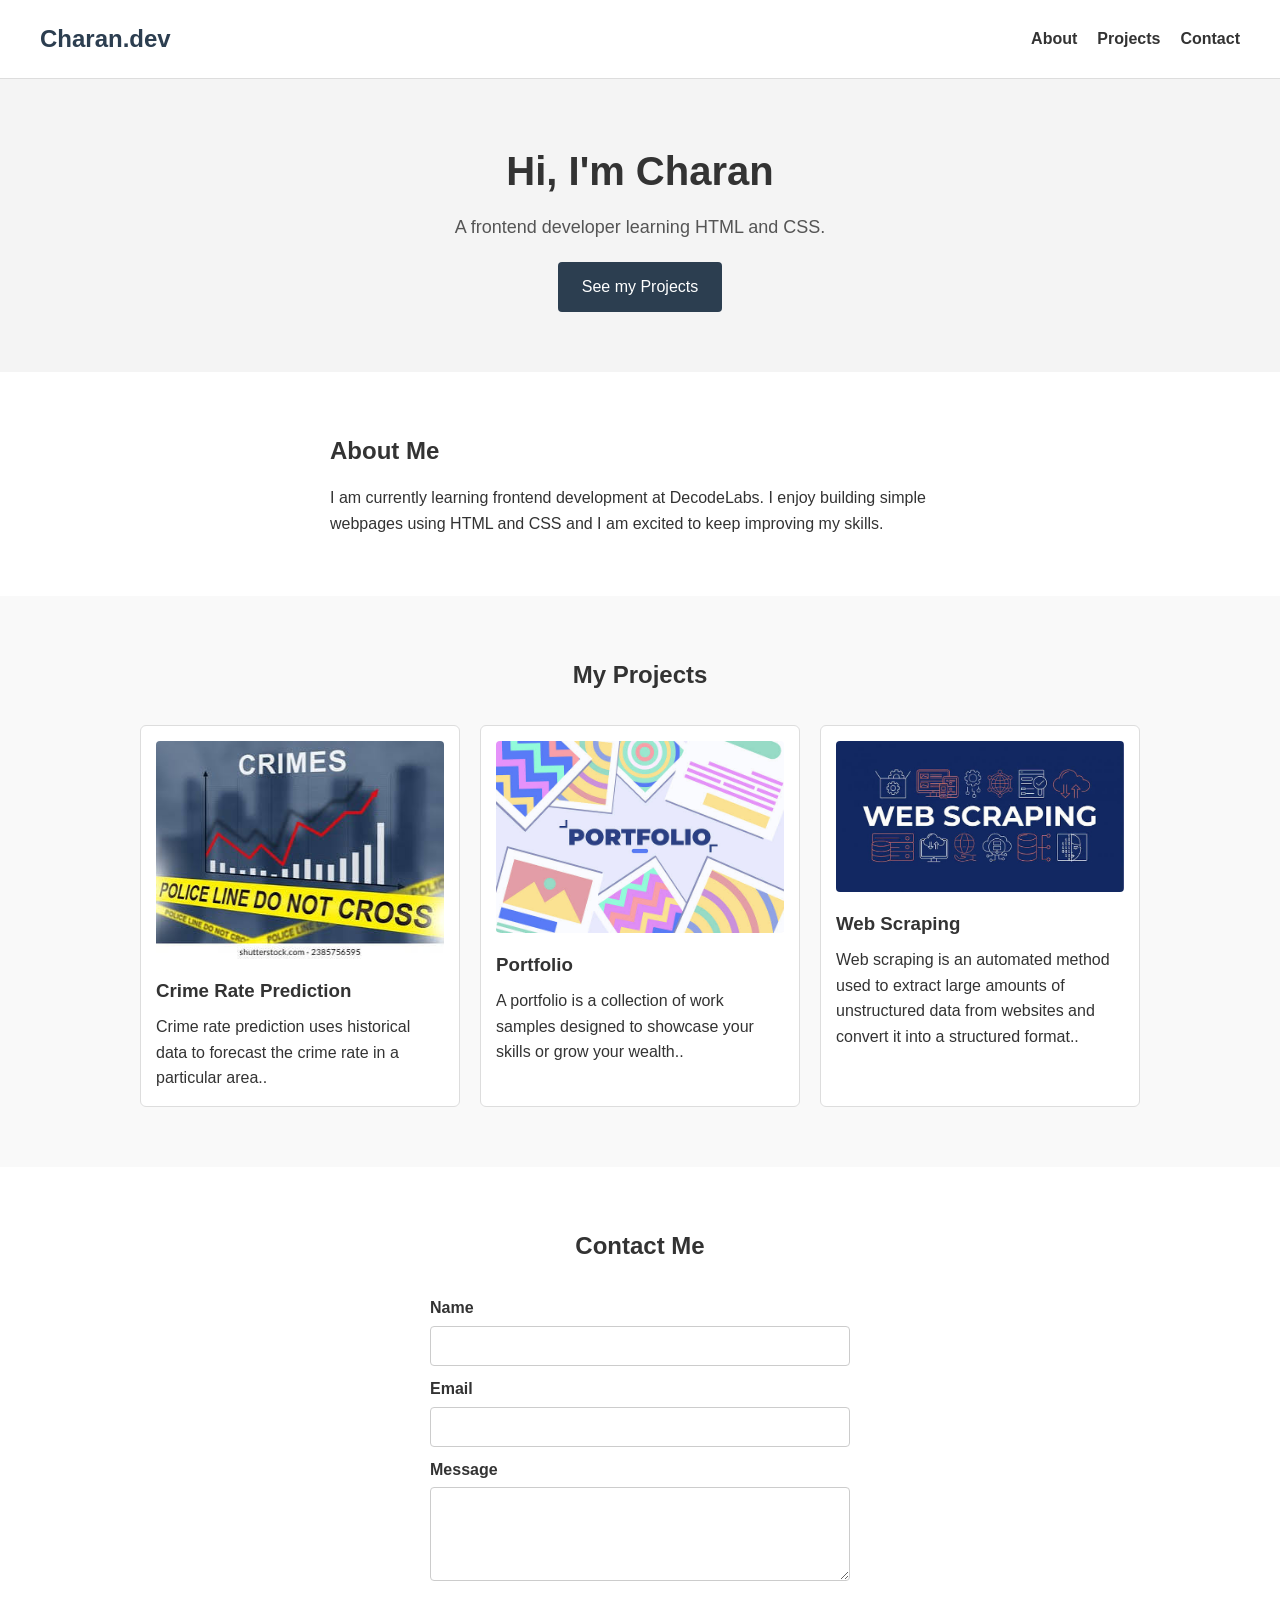
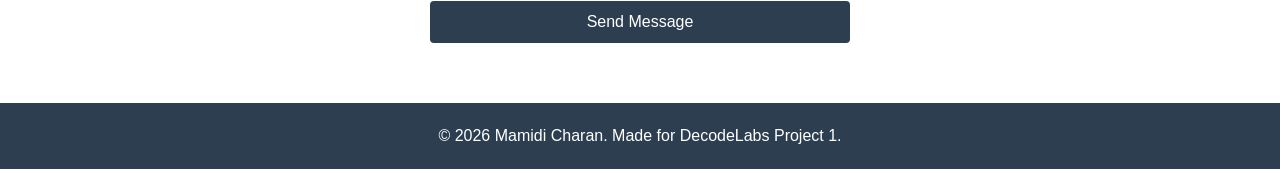
<file: index.html>
<!DOCTYPE html>
<html lang="en">
<head>
  <meta charset="UTF-8">
  <meta name="viewport" content="width=device-width, initial-scale=1.0">
  <title>Mamidi Charan - Frontend Developer</title>
  <link rel="stylesheet" href="css/styles.css">
</head>
<body>

  <!-- HEADER -->
  <header>
    <h2 class="logo">Charan.dev</h2>
    <nav>
      <ul class="nav-list">
        <li><a href="#about">About</a></li>
        <li><a href="#projects">Projects</a></li>
        <li><a href="#contact">Contact</a></li>
      </ul>
    </nav>
  </header>

  <main>

    <!-- HERO SECTION -->
    <section class="hero">
      <h1>Hi, I'm Charan</h1>
      <p>A frontend developer learning HTML and CSS.</p>
      <a href="#projects" class="btn">See my Projects</a>
    </section>

    <!-- ABOUT SECTION -->
    <section id="about" class="about">
      <h2>About Me</h2>
      <p>
        I am currently learning frontend development at DecodeLabs.
        I enjoy building simple webpages using HTML and CSS and I am
        excited to keep improving my skills.
      </p>
    </section>

    <!-- PROJECTS SECTION (using Grid) -->
    <section id="projects" class="projects">
      <h2>My Projects</h2>
      <div class="project-grid">

        <div class="project-card">
          <img src="assets/images/crime-rate-prediction.jpeg" alt="Image of the Crime Rate Prediction Project" width="300" height="180">
          <h3>Crime Rate Prediction</h3>
          <p>Crime rate prediction uses historical data to forecast the crime rate in a particular area..</p>
        </div>

        <div class="project-card">
          <img src="assets/images/portfolio.jpeg" alt="Image of the Portfolio Project" width="300" height="180">
          <h3>Portfolio</h3>
          <p>A portfolio is a collection of work samples designed to showcase your skills or grow your wealth..</p>
        </div>

        <div class="project-card">
          <img src="assets/images/web-scarping.jpeg" alt="Image of the Web Scraping Project" width="300" height="180">
          <h3>Web Scraping</h3>
          <p>Web scraping is an automated method used to extract large amounts of unstructured data from websites and convert it into a structured format..</p>
        </div>

      </div>
    </section>

    <!-- CONTACT SECTION -->
    <section id="contact" class="contact">
      <h2>Contact Me</h2>
      <form>
        <label for="name">Name</label>
        <input type="text" id="name" name="name" required>

        <label for="email">Email</label>
        <input type="email" id="email" name="email" required>

        <label for="message">Message</label>
        <textarea id="message" name="message" rows="4" required></textarea>

        <button type="submit" class="btn">Send Message</button>
      </form>
    </section>

  </main>

  <!-- FOOTER -->
  <footer>
    <p>&copy; 2026 Mamidi Charan. Made for DecodeLabs Project 1.</p>
  </footer>

</body>
</html>
</file>
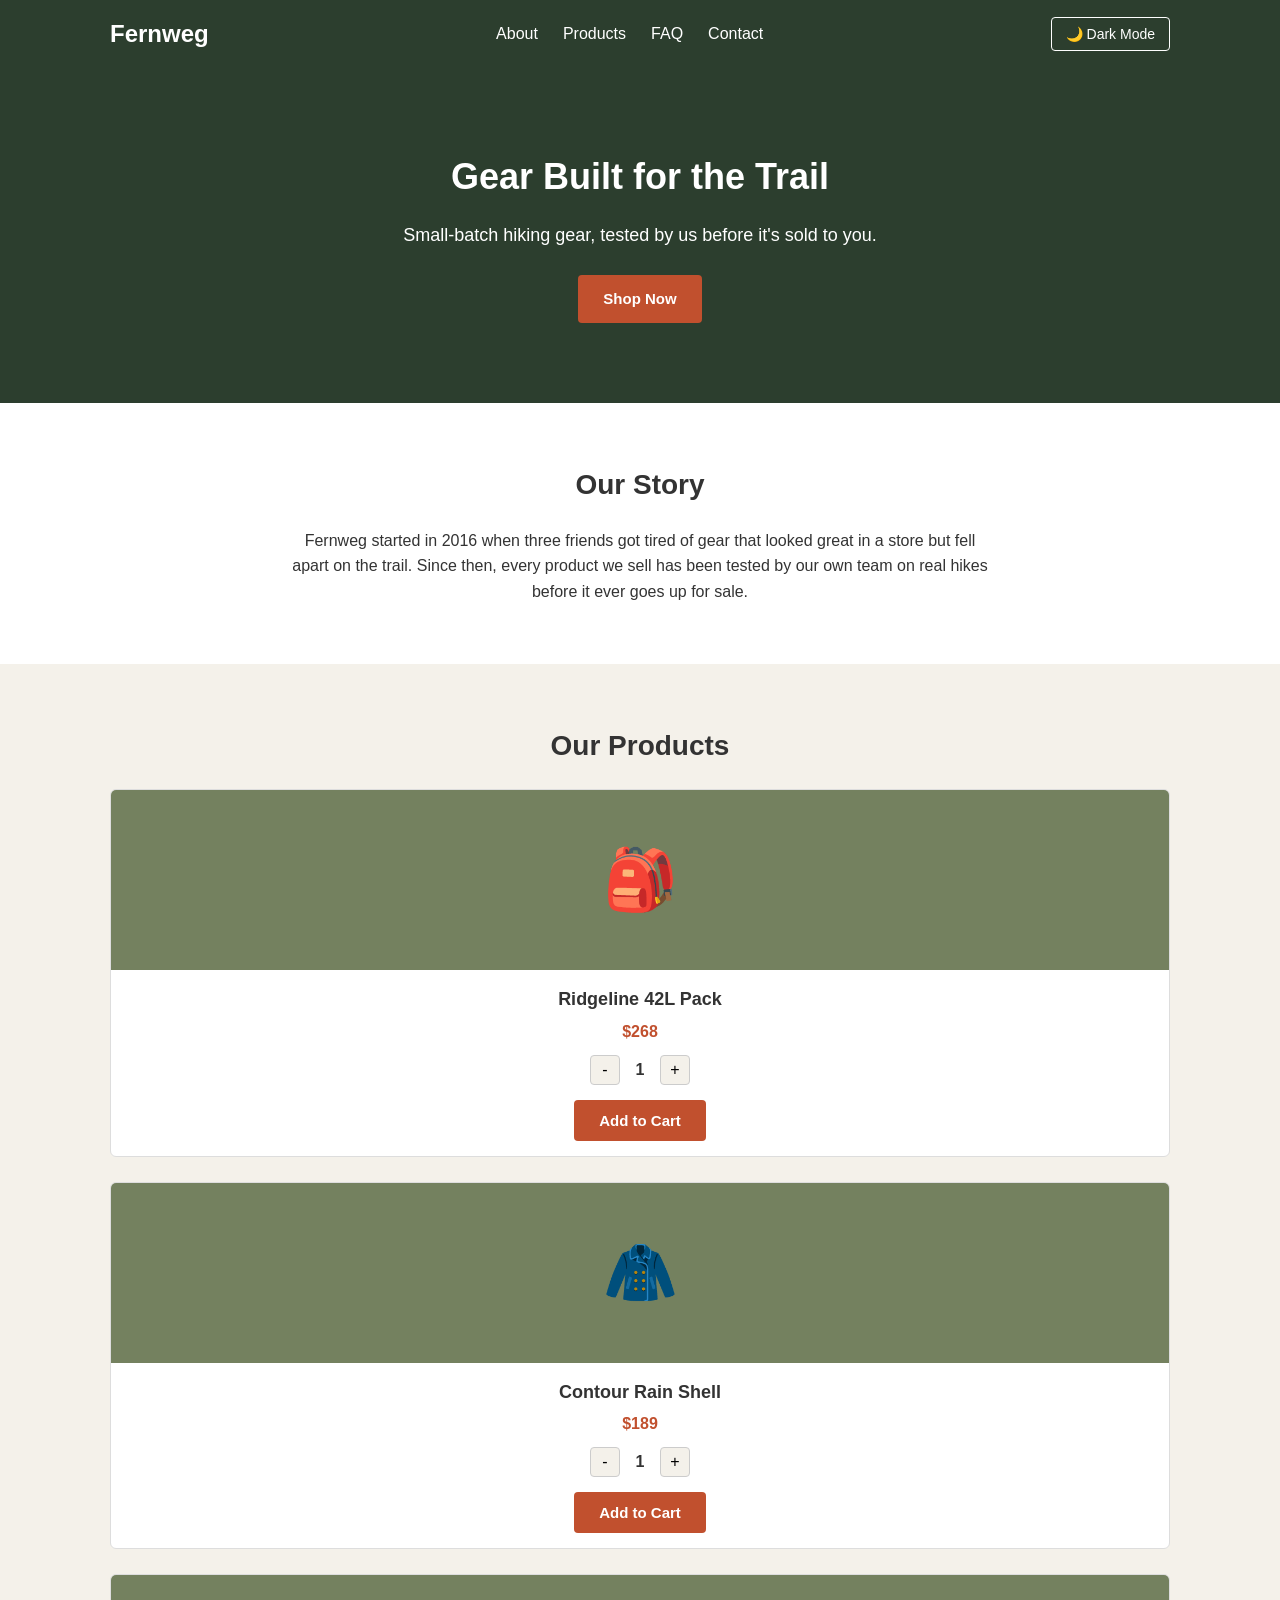
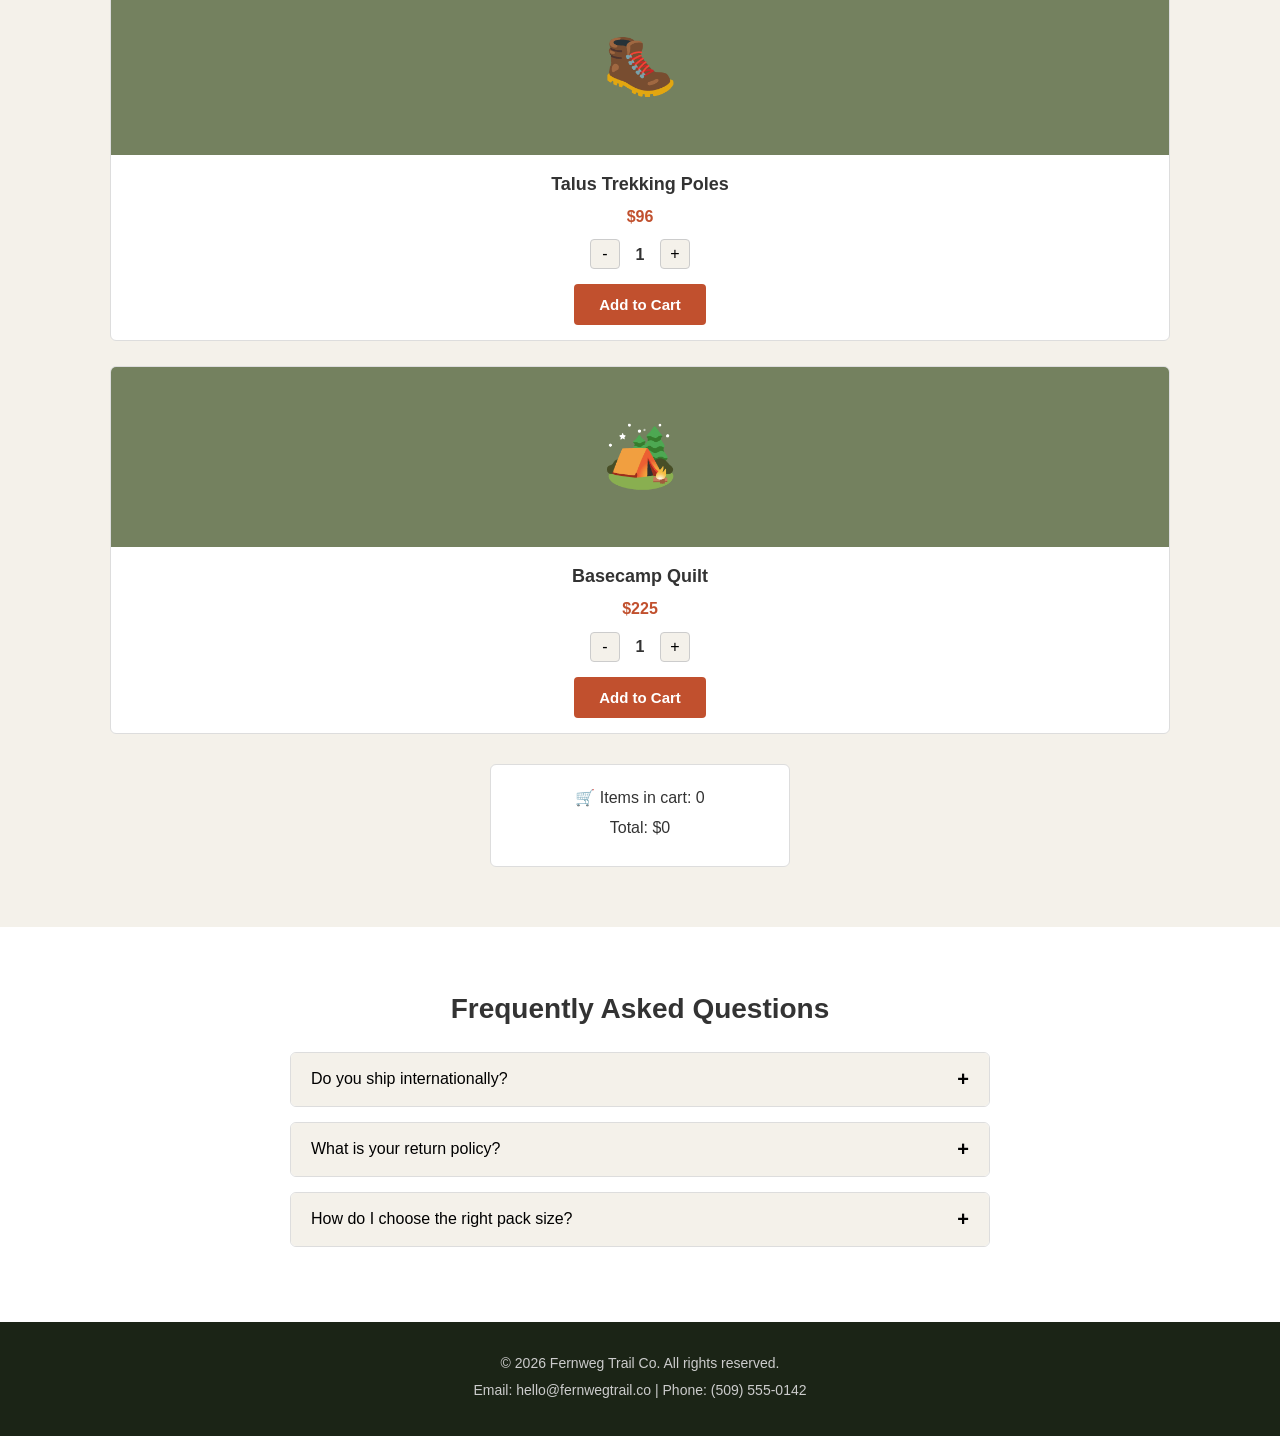
<file: Project-3/index.html>
<!DOCTYPE html>
<html lang="en">
<head>
<meta charset="UTF-8">
<meta name="viewport" content="width=device-width, initial-scale=1.0">
<title>Fernweg Trail Co.</title>
<link rel="stylesheet" href="style.css">
</head>
<body>

  <!-- ===== NAVBAR ===== -->
  <header class="navbar">
    <div class="nav-container">
      <h1 class="logo">Fernweg</h1>

      <div class="hamburger" id="hamburger">
        <span></span>
        <span></span>
        <span></span>
      </div>

      <nav>
        <ul class="nav-links" id="navLinks">
          <li><a href="#about">About</a></li>
          <li><a href="#products">Products</a></li>
          <li><a href="#faq">FAQ</a></li>
          <li><a href="#contact">Contact</a></li>
        </ul>
      </nav>

      <!-- new: dark mode toggle button -->
      <button id="themeToggle" class="theme-btn">🌙 Dark Mode</button>
    </div>
  </header>

  <!-- ===== HERO SECTION ===== -->
  <section class="hero">
    <div class="hero-content">
      <h2>Gear Built for the Trail</h2>
      <p>Small-batch hiking gear, tested by us before it's sold to you.</p>
      <a href="#products" class="btn">Shop Now</a>
    </div>
  </section>

  <!-- ===== ABOUT SECTION ===== -->
  <section class="about" id="about">
    <div class="container">
      <h2>Our Story</h2>
      <p>
        Fernweg started in 2016 when three friends got tired of gear that
        looked great in a store but fell apart on the trail. Since then,
        every product we sell has been tested by our own team on real hikes
        before it ever goes up for sale.
      </p>
    </div>
  </section>

  <!-- ===== PRODUCTS SECTION ===== -->
  <section class="products" id="products">
    <div class="container">
      <h2>Our Products</h2>

      <div class="product-grid">

        <div class="product-card">
          <div class="product-img">🎒</div>
          <h3>Ridgeline 42L Pack</h3>
          <p class="price">$268</p>

          <!-- quantity selector - interactive -->
          <div class="quantity-box">
            <button class="qty-btn minus" data-target="qty1">-</button>
            <span class="qty-value" id="qty1">1</span>
            <button class="qty-btn plus" data-target="qty1">+</button>
          </div>
          <button class="btn add-cart-btn" data-name="Ridgeline 42L Pack" data-price="268" data-qty="qty1">
            Add to Cart
          </button>
        </div>

        <div class="product-card">
          <div class="product-img">🧥</div>
          <h3>Contour Rain Shell</h3>
          <p class="price">$189</p>

          <div class="quantity-box">
            <button class="qty-btn minus" data-target="qty2">-</button>
            <span class="qty-value" id="qty2">1</span>
            <button class="qty-btn plus" data-target="qty2">+</button>
          </div>
          <button class="btn add-cart-btn" data-name="Contour Rain Shell" data-price="189" data-qty="qty2">
            Add to Cart
          </button>
        </div>

        <div class="product-card">
          <div class="product-img">🥾</div>
          <h3>Talus Trekking Poles</h3>
          <p class="price">$96</p>

          <div class="quantity-box">
            <button class="qty-btn minus" data-target="qty3">-</button>
            <span class="qty-value" id="qty3">1</span>
            <button class="qty-btn plus" data-target="qty3">+</button>
          </div>
          <button class="btn add-cart-btn" data-name="Talus Trekking Poles" data-price="96" data-qty="qty3">
            Add to Cart
          </button>
        </div>

        <div class="product-card">
          <div class="product-img">🏕️</div>
          <h3>Basecamp Quilt</h3>
          <p class="price">$225</p>

          <div class="quantity-box">
            <button class="qty-btn minus" data-target="qty4">-</button>
            <span class="qty-value" id="qty4">1</span>
            <button class="qty-btn plus" data-target="qty4">+</button>
          </div>
          <button class="btn add-cart-btn" data-name="Basecamp Quilt" data-price="225" data-qty="qty4">
            Add to Cart
          </button>
        </div>

      </div>

      <!-- cart summary - updates dynamically -->
      <div class="cart-summary">
        <p>🛒 Items in cart: <span id="cartCount">0</span></p>
        <p>Total: $<span id="cartTotal">0</span></p>
      </div>
    </div>
  </section>

  <!-- ===== FAQ SECTION (accordion) ===== -->
  <section class="faq" id="faq">
    <div class="container">
      <h2>Frequently Asked Questions</h2>

      <div class="faq-item">
        <button class="faq-question">
          Do you ship internationally?
          <span class="faq-icon">+</span>
        </button>
        <div class="faq-answer">
          <p>Yes, we ship to most countries. Shipping cost is calculated at checkout based on your location.</p>
        </div>
      </div>

      <div class="faq-item">
        <button class="faq-question">
          What is your return policy?
          <span class="faq-icon">+</span>
        </button>
        <div class="faq-answer">
          <p>You can return any unused product within 30 days for a full refund. Gear that's been on a hike gets a free repair instead.</p>
        </div>
      </div>

      <div class="faq-item">
        <button class="faq-question">
          How do I choose the right pack size?
          <span class="faq-icon">+</span>
        </button>
        <div class="faq-answer">
          <p>For day hikes, 20-30L is usually enough. For multi-day trips, look at our 42L Ridgeline pack.</p>
        </div>
      </div>

    </div>
  </section>

  <!-- ===== FOOTER ===== -->
  <footer id="contact">
    <div class="container">
      <p>&copy; 2026 Fernweg Trail Co. All rights reserved.</p>
      <p>Email: hello@fernwegtrail.co | Phone: (509) 555-0142</p>
    </div>
  </footer>

  <script src="script.js"></script>
</body>
</html>
</file>
<file: css/styles.css>
* {
  margin: 0;
  padding: 0;
  box-sizing: border-box;
}

body {
  font-family: Arial, sans-serif;
  color: #333333;
  line-height: 1.6;
}

/* HEADER */
header {
  display: flex;
  justify-content: space-between;
  align-items: center;
  padding: 20px 40px;
  background-color: #ffffff;
  border-bottom: 1px solid #dddddd;
}

.logo {
  color: #2c3e50;
}

/* Flexbox used here to line up the nav links in a row */
.nav-list {
  list-style: none;
  display: flex;
  gap: 20px;
}

.nav-list a {
  text-decoration: none;
  color: #333333;
  font-weight: bold;
}

.nav-list a:hover {
  color: #e67e22;
}

/* HERO SECTION */
.hero {
  text-align: center;
  padding: 60px 20px;
  background-color: #f4f4f4;
}

.hero h1 {
  font-size: 40px;
  margin-bottom: 10px;
}

.hero p {
  font-size: 18px;
  margin-bottom: 20px;
  color: #555555;
}

/* Button used in hero and contact section */
.btn {
  display: inline-block;
  background-color: #2c3e50;
  color: #ffffff;
  padding: 12px 24px;
  text-decoration: none;
  border: none;
  border-radius: 4px;
  font-size: 16px;
  cursor: pointer;
}

.btn:hover {
  background-color: #e67e22;
}

/* ABOUT SECTION */
.about {
  padding: 60px 40px;
  max-width: 700px;
  margin: 0 auto;
}

.about h2 {
  margin-bottom: 15px;
}

/* PROJECTS SECTION */
.projects {
  padding: 60px 40px;
  background-color: #f9f9f9;
  text-align: center;
}

.projects h2 {
  margin-bottom: 30px;
}

/* Grid used here to arrange the project cards */
.project-grid {
  display: grid;
  grid-template-columns: repeat(3, 1fr);
  gap: 20px;
  max-width: 1000px;
  margin: 0 auto;
}

.project-card {
  background-color: #ffffff;
  border: 1px solid #dddddd;
  border-radius: 6px;
  padding: 15px;
  text-align: left;
}

.project-card img {
  width: 100%;
  height: auto;
  border-radius: 4px;
  margin-bottom: 10px;
}

.project-card h3 {
  margin-bottom: 8px;
}

/* CONTACT SECTION */
.contact {
  padding: 60px 40px;
  max-width: 500px;
  margin: 0 auto;
  text-align: center;
}

.contact form {
  display: flex;
  flex-direction: column;
  text-align: left;
  margin-top: 20px;
}

.contact label {
  margin-top: 10px;
  margin-bottom: 5px;
  font-weight: bold;
}

.contact input,
.contact textarea {
  padding: 10px;
  border: 1px solid #cccccc;
  border-radius: 4px;
  font-size: 16px;
}

.contact button {
  margin-top: 20px;
}

/* FOOTER */
footer {
  text-align: center;
  padding: 20px;
  background-color: #2c3e50;
  color: #ffffff;
}
</file>
<file: Project-3/style.css>
/* ============================
   RESET
============================ */
* {
  margin: 0;
  padding: 0;
  box-sizing: border-box;
}

body {
  font-family: Arial, Helvetica, sans-serif;
  line-height: 1.6;
  color: #333;
  background-color: #fff;
  transition: background-color 0.3s, color 0.3s;
}

.container {
  max-width: 1100px;
  margin: 0 auto;
  padding: 0 20px;
}

a {
  text-decoration: none;
  color: inherit;
}

ul {
  list-style: none;
}

img {
  max-width: 100%;
  display: block;
}

h2 {
  font-size: 28px;
  margin-bottom: 20px;
  text-align: center;
}

button {
  font-family: inherit;
  cursor: pointer;
}

/* ============================
   NAVBAR
============================ */
.navbar {
  background-color: #2c3e2e;
  padding: 15px 0;
  position: sticky;
  top: 0;
  z-index: 100;
}

.nav-container {
  display: flex;
  justify-content: space-between;
  align-items: center;
  max-width: 1100px;
  margin: 0 auto;
  padding: 0 20px;
  gap: 15px;
}

.logo {
  color: #fff;
  font-size: 24px;
}

.nav-links {
  display: flex;
  gap: 25px;
}

.nav-links a {
  color: #fff;
  font-size: 16px;
}

.nav-links a:hover {
  color: #c1502e;
}

.hamburger {
  display: none;
  flex-direction: column;
  gap: 5px;
  cursor: pointer;
}

.hamburger span {
  width: 25px;
  height: 3px;
  background-color: #fff;
}

/* theme toggle button */
.theme-btn {
  background-color: transparent;
  border: 1px solid #fff;
  color: #fff;
  padding: 8px 14px;
  border-radius: 4px;
  font-size: 14px;
}

.theme-btn:hover {
  background-color: #fff;
  color: #2c3e2e;
}

/* ============================
   HERO
============================ */
.hero {
  background-color: #2c3e2e;
  color: #fff;
  text-align: center;
  padding: 80px 20px;
}

.hero h2 {
  font-size: 36px;
  margin-bottom: 15px;
}

.hero p {
  font-size: 18px;
  margin-bottom: 25px;
}

.btn {
  display: inline-block;
  background-color: #c1502e;
  color: #fff;
  padding: 12px 25px;
  border: none;
  border-radius: 4px;
  font-weight: bold;
  font-size: 15px;
}

.btn:hover {
  background-color: #9e3e22;
}

/* ============================
   ABOUT
============================ */
.about {
  padding: 60px 0;
  text-align: center;
}

.about p {
  max-width: 700px;
  margin: 0 auto;
}

/* ============================
   PRODUCTS
============================ */
.products {
  padding: 60px 0;
  background-color: #f4f1ea;
}

.product-grid {
  display: grid;
  grid-template-columns: 1fr;
  gap: 25px;
}

.product-card {
  background-color: #fff;
  border: 1px solid #ddd;
  border-radius: 6px;
  overflow: hidden;
  padding-bottom: 15px;
  text-align: center;
}

/* simple placeholder box instead of an external image */
.product-img {
  width: 100%;
  height: 180px;
  background-color: #74815f;
  display: flex;
  align-items: center;
  justify-content: center;
  font-size: 60px;
}

.product-card h3 {
  padding: 15px 15px 5px;
  font-size: 18px;
}

.product-card .price {
  padding: 0 15px;
  color: #c1502e;
  font-weight: bold;
  margin-bottom: 10px;
}

/* quantity selector */
.quantity-box {
  display: flex;
  align-items: center;
  justify-content: center;
  gap: 10px;
  margin: 10px 0;
}

.qty-btn {
  width: 30px;
  height: 30px;
  border: 1px solid #ccc;
  background-color: #f4f1ea;
  font-size: 16px;
  border-radius: 4px;
}

.qty-btn:hover {
  background-color: #e0dccf;
}

.qty-value {
  font-size: 16px;
  font-weight: bold;
  min-width: 20px;
}

.add-cart-btn {
  margin: 5px 15px 0;
}

/* cart summary box */
.cart-summary {
  margin-top: 30px;
  background-color: #fff;
  border: 1px solid #ddd;
  border-radius: 6px;
  padding: 20px;
  text-align: center;
  max-width: 300px;
  margin-left: auto;
  margin-right: auto;
}

.cart-summary p {
  font-size: 16px;
  margin-bottom: 5px;
}

/* ============================
   FAQ ACCORDION
============================ */
.faq {
  padding: 60px 0;
}

.faq-item {
  max-width: 700px;
  margin: 0 auto 15px;
  border: 1px solid #ddd;
  border-radius: 6px;
  overflow: hidden;
}

.faq-question {
  width: 100%;
  background-color: #f4f1ea;
  border: none;
  padding: 15px 20px;
  font-size: 16px;
  text-align: left;
  display: flex;
  justify-content: space-between;
  align-items: center;
}

.faq-icon {
  font-size: 20px;
  font-weight: bold;
}

.faq-answer {
  max-height: 0;
  overflow: hidden;
  transition: max-height 0.3s ease;
  padding: 0 20px;
}

.faq-answer p {
  padding: 15px 0;
}

/* shown when JS adds "active" class */
.faq-item.active .faq-answer {
  max-height: 200px;
}

/* ============================
   FOOTER
============================ */
footer {
  background-color: #1b2416;
  color: #ccc;
  text-align: center;
  padding: 30px 20px;
}

footer p {
  font-size: 14px;
  margin-bottom: 5px;
}

/* ============================
   DARK MODE
============================ */
body.dark-mode {
  background-color: #1a1a1a;
  color: #eee;
}

body.dark-mode .about,
body.dark-mode .faq {
  background-color: #1a1a1a;
}

body.dark-mode .products {
  background-color: #242424;
}

body.dark-mode .product-card,
body.dark-mode .cart-summary,
body.dark-mode .faq-item {
  background-color: #2a2a2a;
  border-color: #444;
  color: #eee;
}

body.dark-mode .faq-question {
  background-color: #2a2a2a;
  color: #eee;
}

body.dark-mode .qty-btn {
  background-color: #333;
  border-color: #555;
  color: #eee;
}

/* ============================================
   MEDIA QUERIES
============================================ */

/* Tablets and below (768px) */
@media (max-width: 768px) {

  .nav-links {
    display: none;
    flex-direction: column;
    position: absolute;
    top: 60px;
    left: 0;
    width: 100%;
    background-color: #2c3e2e;
    text-align: center;
    padding: 20px 0;
  }

  .nav-links.active {
    display: flex;
  }

  .nav-links li {
    margin: 10px 0;
  }

  .hamburger {
    display: flex;
  }

  .theme-btn {
    font-size: 12px;
    padding: 6px 10px;
  }

  .hero h2 {
    font-size: 28px;
  }

  .product-grid {
    grid-template-columns: 1fr 1fr;
  }
}

/* Mobile phones (480px) */
@media (max-width: 480px) {

  .hero {
    padding: 60px 15px;
  }

  .hero h2 {
    font-size: 24px;
  }

  h2 {
    font-size: 22px;
  }

  .product-grid {
    grid-template-columns: 1fr;
  }

  .nav-container {
    flex-wrap: wrap;
  }
}
</file>
